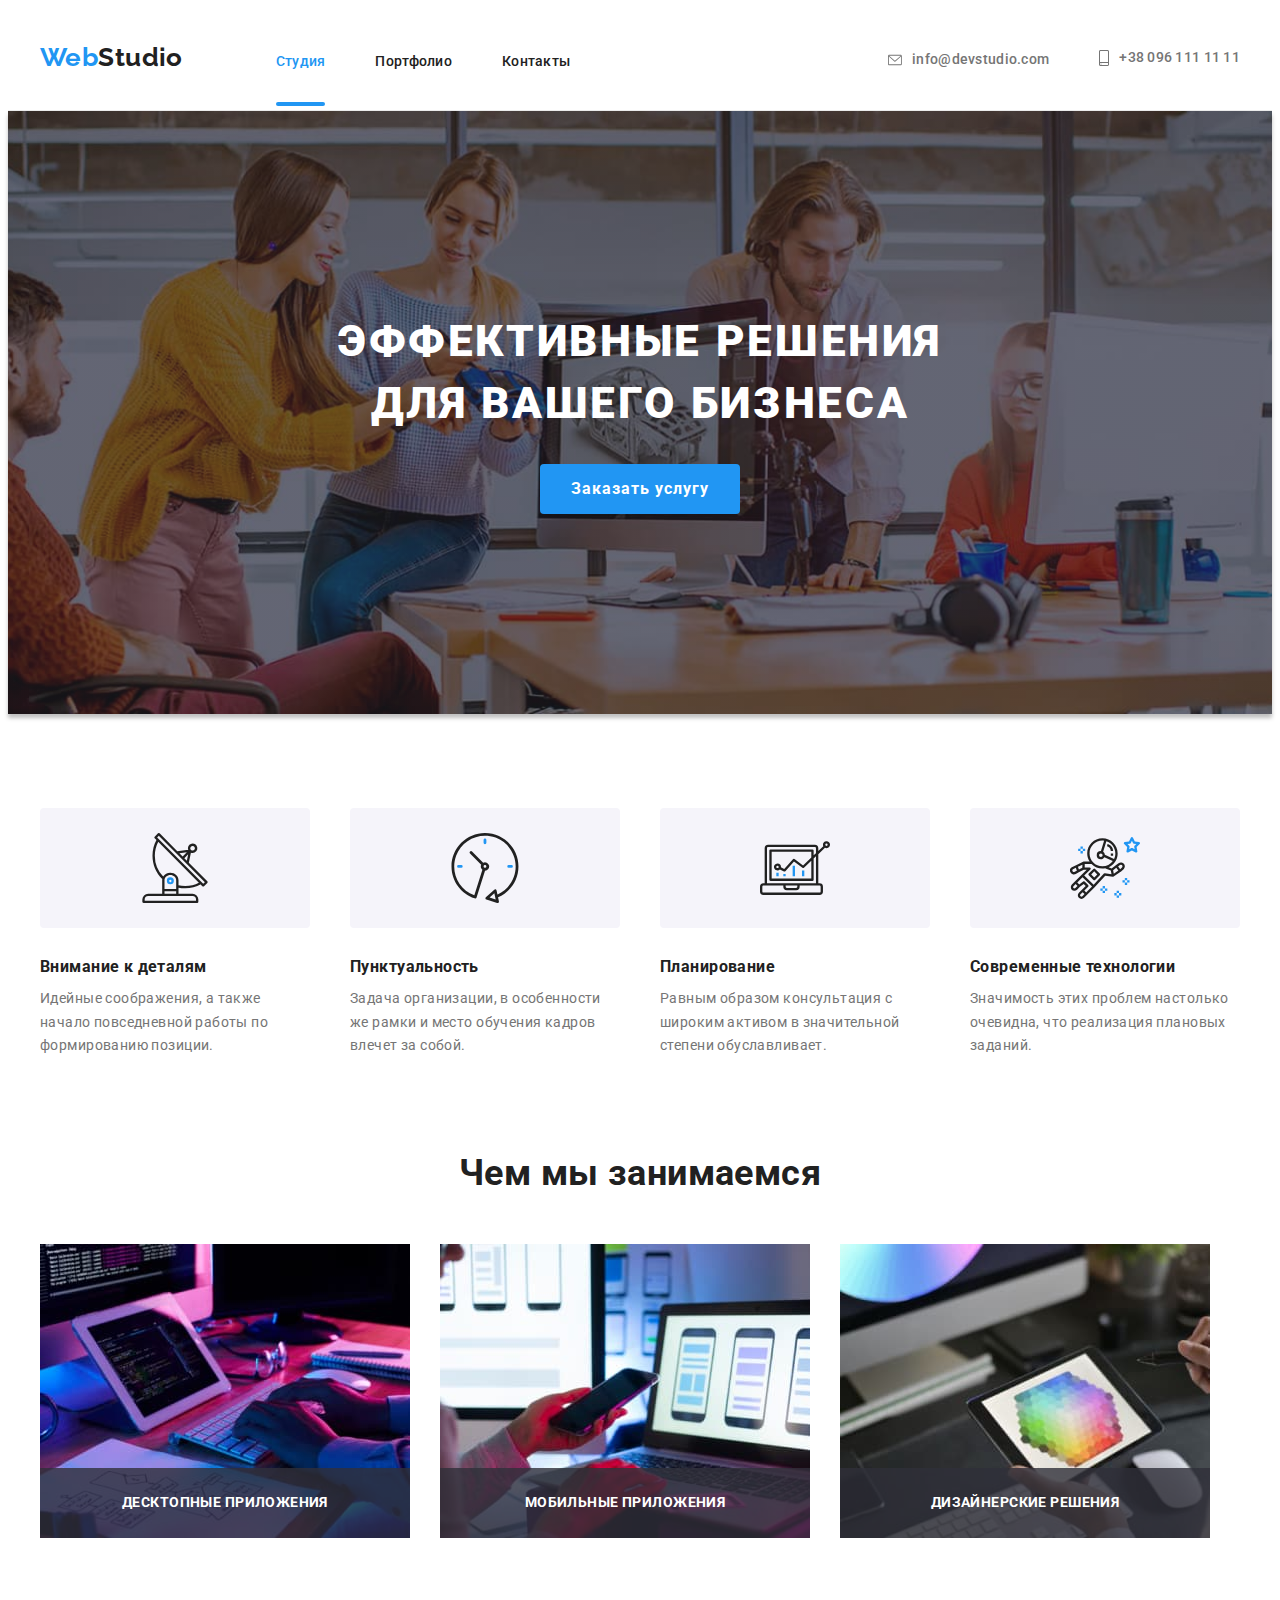
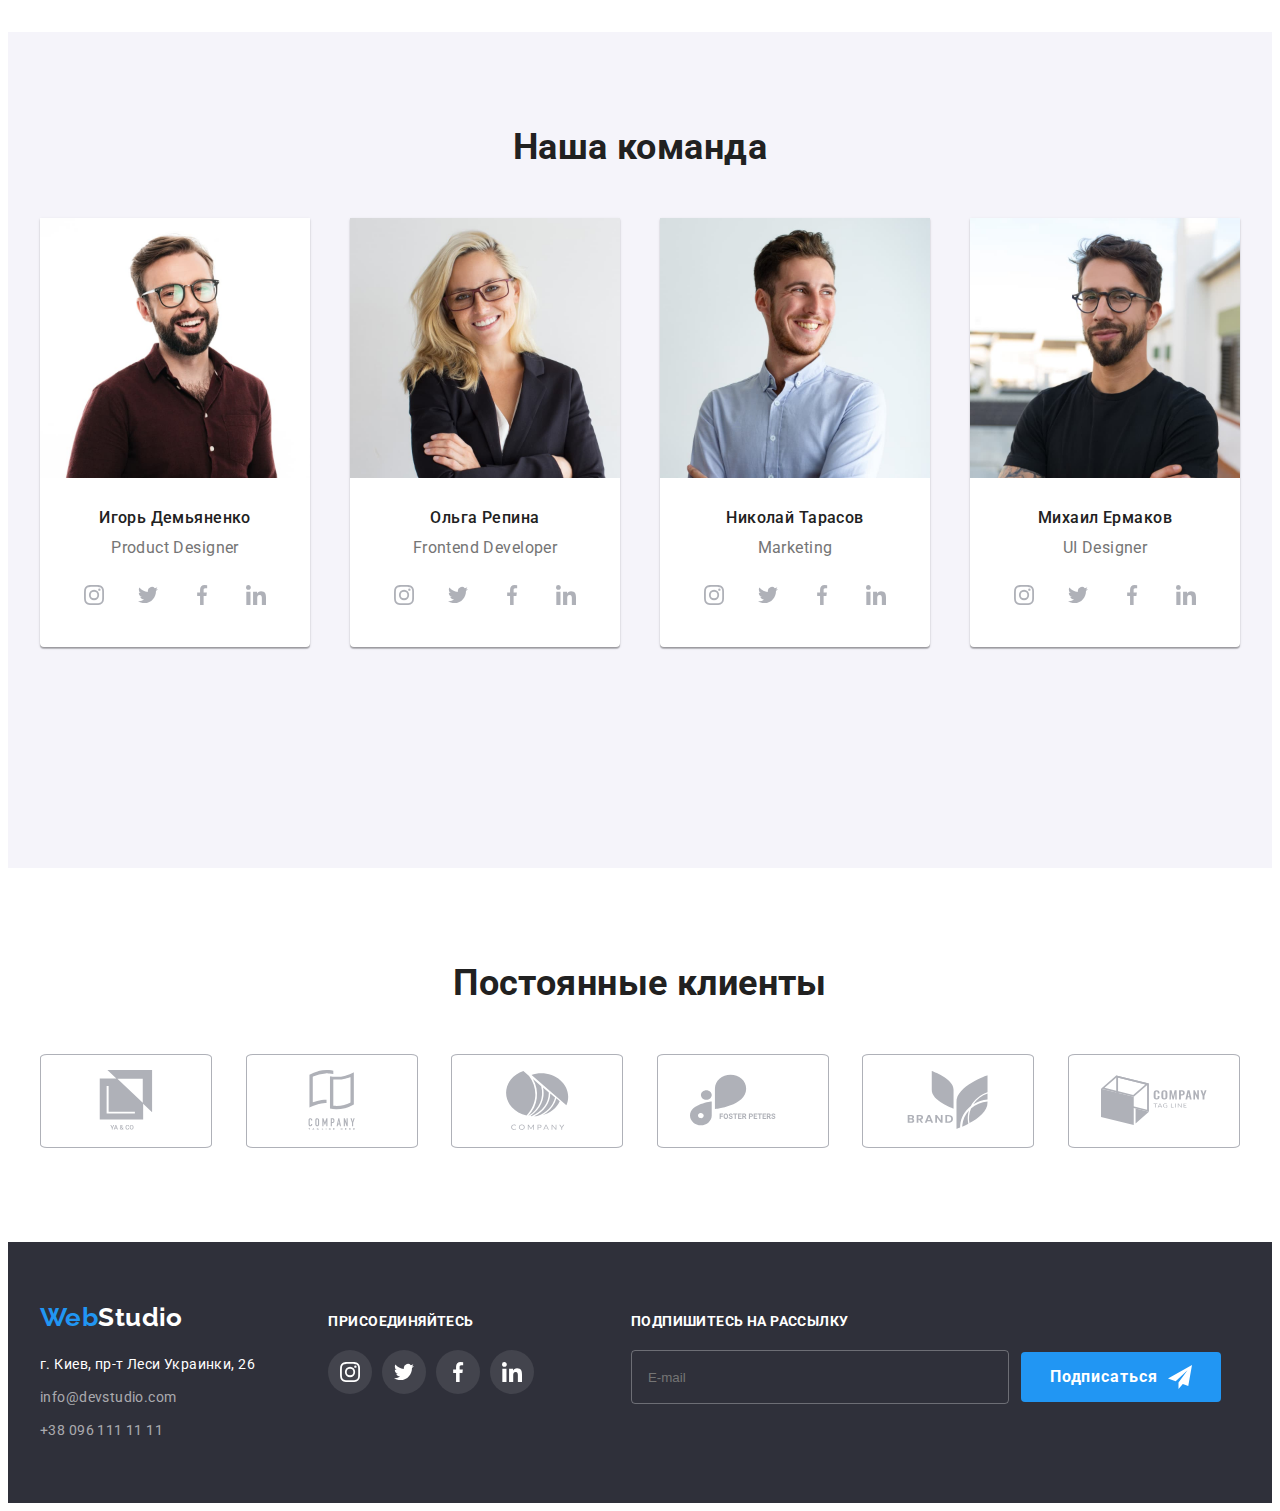
<file: index.html>
<!DOCTYPE html>
<html lang="ru">
  <head>
    <meta charset="UTF-8" />
    <meta http-equiv="X-UA-Compatible" content="IE=edge" />
    <meta name="viewport" content="width=device-width, initial-scale=1.0" />
    <title>Студия</title>
    <link
      rel="stylesheet"
      href="https://cdnjs.cloudflare.com/ajax/libs/modern-normalize/1.1.0/modern-normalize.min.css"
      integrity="sha512-wpPYUAdjBVSE4KJnH1VR1HeZfpl1ub8YT/NKx4PuQ5NmX2tKuGu6U/JRp5y+Y8XG2tV+wKQpNHVUX03MfMFn9Q=="
      crossorigin="anonymous"
      referrerpolicy="no-referrer"
    />
    <link
      href="https://fonts.googleapis.com/css2?family=Raleway:wght@700&family=Roboto:wght@400;500;700;900&display=swap"
      rel="stylesheet"
    />
    <link rel="stylesheet" href="./css/styles.css" />
  </head>
  <body>
    <!--Шапка проекта-->
    <header class="header">
      <div class="container header-container">
        <nav class="header-nav">
          <a class="link logo-link" href="#" lang="en">
            <span class="accent-color">Web</span>Studio</a
          >
          <ul class="list header-list">
            <li class="header-item">
              <a class="link header-link current-link" href="index.html"
                >Студия</a
              >
            </li>
            <li class="header-item">
              <a class="link header-link" href="portfolio.html">Портфолио</a>
            </li>
            <li class="header-item">
              <a class="link header-link" href="#">Контакты</a>
            </li>
          </ul>
        </nav>
        <ul class="list cntc-list">
          <li class="cntc-list-item">
            <a
              class="link cntc-link mail-link"
              href="mailto:info@devstudio.com"
            >
              <svg class="cntc-icon1" width="16" height="12">
                <use href="./images/sprite.svg#icon-envelope"></use>
              </svg>
              info@devstudio.com</a
            >
          </li>
          <li class="cntc-list-item">
            <a class="link cntc-link" href="tel:+380961111111">
              <svg class="cntc-icon2" width="10" height="16">
                <use href="./images/sprite.svg#icon-smartphone"></use>
              </svg>
              +38 096 111 11 11</a
            >
          </li>
        </ul>
      </div>
    </header>
    <main>
      <!--Шапка-герой-->
      <section class="hero hero-bg">
        <div class="container">
          <h1 class="hero-title">
            Эффективные решения <br />для вашего бизнеса
          </h1>
          <button type="button" class="main-btn order-btn" data-modal-open>
            Заказать услугу
          </button>
        </div>
      </section>
      <!--Особенности работы-->
      <section class="section">
        <div class="container">
          <h2 class="section-title" hidden>Особенности</h2>
          <ul class="list specifics-list">
            <li class="specifics-item">
              <div class="specifics-icon">
                <svg class="icon">
                  <use href="./images/sprite.svg#icon-antena"></use>
                </svg>
              </div>
              <h3 class="specifics-title">Внимание к деталям</h3>
              <p class="specifics-text">
                Идейные соображения, а также начало повседневной работы по
                формированию позиции.
              </p>
            </li>
            <li class="specifics-item">
              <div class="specifics-icon">
                <svg class="icon">
                  <use href="./images/sprite.svg#icon-clock"></use>
                </svg>
              </div>
              <h3 class="specifics-title">Пунктуальность</h3>
              <p class="specifics-text">
                Задача организации, в особенности же рамки и место обучения
                кадров влечет за собой.
              </p>
            </li>
            <li class="specifics-item">
              <div class="specifics-icon">
                <svg class="icon">
                  <use href="./images/sprite.svg#icon-diaram"></use>
                </svg>
              </div>
              <h3 class="specifics-title">Планирование</h3>
              <p class="specifics-text">
                Равным образом консультация с широким активом в значительной
                степени обуславливает.
              </p>
            </li>
            <li class="specifics-item">
              <div class="specifics-icon">
                <svg class="icon">
                  <use href="./images/sprite.svg#icon-astro"></use>
                </svg>
              </div>
              <h3 class="specifics-title">Современные технологии</h3>
              <p class="specifics-text">
                Значимость этих проблем настолько очевидна, что реализация
                плановых заданий.
              </p>
            </li>
          </ul>
        </div>
      </section>
      <!--Услуги-->
      <section>
        <div class="container">
          <h2 class="section-title">Чем мы занимаемся</h2>
          <ul class="list images-list">
            <li class="images-list-item">
              <div class="image-wrap">
                <img src="./images/box-1.jpg" alt="Кодинг" width="370" />
                <p class="image-text">Десктопные приложения</p>
              </div>
            </li>
            <li class="images-list-item">
              <div class="image-wrap">
                <img src="./images/box-2.jpg" alt="Натив" width="370" />
                <p class="image-text">Мобильные приложения</p>
              </div>
            </li>
            <li class="images-list-item">
              <div class="image-wrap">
                <img src="./images/box-3.jpg" alt="Дизайн" width="370" />
                <p class="image-text">Дизайнерские решения</p>
              </div>
            </li>
          </ul>
        </div>
      </section>
      <!--Команда-->
      <section class="team section">
        <div class="container">
          <h2 class="section-title">Наша команда</h2>
          <ul class="list team-list">
            <li class="team-list-item">
              <img
                src="./images/img-3.jpg"
                alt="Игорь Демьяненко"
                width="270"
              />
              <div class="team-info">
                <h3 class="team-title">Игорь Демьяненко</h3>
                <p class="team-text" lang="en">Product Designer</p>
                <ul class="list sl-list">
                  <li class="sl-item">
                    <a
                      href="https://www.instagram.com"
                      target="_blank"
                      rel="noopener noreferrer"
                      class="sl-link"
                    >
                      <svg class="sl-icon" width="20" height="20">
                        <use href="./images/sprite.svg#icon-instagram"></use>
                      </svg>
                    </a>
                  </li>
                  <li class="sl-item">
                    <a
                      href="https://twitter.com"
                      target="_blank"
                      rel="noopener noreferrer"
                      class="sl-link"
                    >
                      <svg class="sl-icon" width="20" height="20">
                        <use href="./images/sprite.svg#icon-twitter"></use>
                      </svg>
                    </a>
                  </li>
                  <li class="sl-item">
                    <a
                      href="https://uk-ua.facebook.com"
                      target="_blank"
                      rel="noopener noreferrer"
                      class="sl-link"
                    >
                      <svg class="sl-icon" width="20" height="20">
                        <use href="./images/sprite.svg#icon-facebook"></use>
                      </svg>
                    </a>
                  </li>
                  <li class="sl-item">
                    <a
                      href="https://www.linkedin.com"
                      target="_blank"
                      rel="noopener noreferrer"
                      class="sl-link"
                    >
                      <svg class="sl-icon" width="20" height="20">
                        <use href="./images/sprite.svg#icon-linkedin"></use>
                      </svg>
                    </a>
                  </li>
                </ul>
              </div>
            </li>
            <li class="team-list-item">
              <img src="./images/img-2.jpg" alt="Ольга Репина" width="270" />
              <div class="team-info">
                <h3 class="team-title">Ольга Репина</h3>
                <p class="team-text" lang="en">Frontend Developer</p>
                <ul class="list sl-list">
                  <li class="sl-item">
                    <a
                      href="https://www.instagram.com"
                      target="_blank"
                      rel="noopener noreferrer"
                      class="sl-link"
                    >
                      <svg class="sl-icon" width="20" height="20">
                        <use href="./images/sprite.svg#icon-instagram"></use>
                      </svg>
                    </a>
                  </li>
                  <li class="sl-item">
                    <a
                      href="https://twitter.com"
                      target="_blank"
                      rel="noopener noreferrer"
                      class="sl-link"
                    >
                      <svg class="sl-icon" width="20" height="20">
                        <use href="./images/sprite.svg#icon-twitter"></use>
                      </svg>
                    </a>
                  </li>
                  <li class="sl-item">
                    <a
                      href="https://uk-ua.facebook.com"
                      target="_blank"
                      rel="noopener noreferrer"
                      class="sl-link"
                    >
                      <svg class="sl-icon" width="20" height="20">
                        <use href="./images/sprite.svg#icon-facebook"></use>
                      </svg>
                    </a>
                  </li>
                  <li class="sl-item">
                    <a
                      href="https://www.linkedin.com"
                      target="_blank"
                      rel="noopener noreferrer"
                      class="sl-link"
                    >
                      <svg class="sl-icon" width="20" height="20">
                        <use href="./images/sprite.svg#icon-linkedin"></use>
                      </svg>
                    </a>
                  </li>
                </ul>
              </div>
            </li>
            <li class="team-list-item">
              <img src="./images/img-1.jpg" alt="Николай Тарасов" width="270" />
              <div class="team-info">
                <h3 class="team-title">Николай Тарасов</h3>
                <p class="team-text" lang="en">Marketing</p>
                <ul class="list sl-list">
                  <li class="sl-item">
                    <a
                      href="https://www.instagram.com"
                      target="_blank"
                      rel="noopener noreferrer"
                      class="sl-link"
                    >
                      <svg class="sl-icon" width="20" height="20">
                        <use href="./images/sprite.svg#icon-instagram"></use>
                      </svg>
                    </a>
                  </li>
                  <li class="sl-item">
                    <a
                      href="https://twitter.com"
                      target="_blank"
                      rel="noopener noreferrer"
                      class="sl-link"
                    >
                      <svg class="sl-icon" width="20" height="20">
                        <use href="./images/sprite.svg#icon-twitter"></use>
                      </svg>
                    </a>
                  </li>
                  <li class="sl-item">
                    <a
                      href="https://uk-ua.facebook.com"
                      target="_blank"
                      rel="noopener noreferrer"
                      class="sl-link"
                    >
                      <svg class="sl-icon" width="20" height="20">
                        <use href="./images/sprite.svg#icon-facebook"></use>
                      </svg>
                    </a>
                  </li>
                  <li class="sl-item">
                    <a
                      href="https://www.linkedin.com"
                      target="_blank"
                      rel="noopener noreferrer"
                      class="sl-link"
                    >
                      <svg class="sl-icon" width="20" height="20">
                        <use href="./images/sprite.svg#icon-linkedin"></use>
                      </svg>
                    </a>
                  </li>
                </ul>
              </div>
            </li>
            <li class="team-list-item">
              <img src="./images/img.jpg" alt="Михаил Ермаков" width="270" />
              <div class="team-info">
                <h3 class="team-title">Михаил Ермаков</h3>
                <p class="team-text" lang="en">UI Designer</p>
                <ul class="list sl-list">
                  <li class="sl-item">
                    <a
                      href="https://www.instagram.com"
                      target="_blank"
                      rel="noopener noreferrer"
                      class="sl-link"
                    >
                      <svg class="sl-icon" width="20" height="20">
                        <use href="./images/sprite.svg#icon-instagram"></use>
                      </svg>
                    </a>
                  </li>
                  <li class="sl-item">
                    <a
                      href="https://twitter.com"
                      target="_blank"
                      rel="noopener noreferrer"
                      class="sl-link"
                    >
                      <svg class="sl-icon" width="20" height="20">
                        <use href="./images/sprite.svg#icon-twitter"></use>
                      </svg>
                    </a>
                  </li>
                  <li class="sl-item">
                    <a
                      href="https://uk-ua.facebook.com"
                      target="_blank"
                      rel="noopener noreferrer"
                      class="sl-link"
                    >
                      <svg class="sl-icon" width="20" height="20">
                        <use href="./images/sprite.svg#icon-facebook"></use>
                      </svg>
                    </a>
                  </li>
                  <li class="sl-item">
                    <a
                      href="https://www.linkedin.com"
                      target="_blank"
                      rel="noopener noreferrer"
                      class="sl-link"
                    >
                      <svg class="sl-icon" width="20" height="20">
                        <use href="./images/sprite.svg#icon-linkedin"></use>
                      </svg>
                    </a>
                  </li>
                </ul>
              </div>
            </li>
          </ul>
        </div>
      </section>
      <section class="clients section">
        <div class="container">
          <h2 class="section-title">Постоянные клиенты</h2>
          <ul class="list clients-list">
            <li class="clients-item">
              <a href="" class="clients-link">
                <svg class="client-icon" width="106" height="60">
                  <use href="./images/sprite.svg#icon-yaco-client"></use>
                </svg>
              </a>
            </li>
            <li class="clients-item">
              <a href="" class="clients-link">
                <svg class="client-icon" width="106" height="60">
                  <use href="./images/sprite.svg#icon-taglinghere-client"></use>
                </svg>
              </a>
            </li>
            <li class="clients-item">
              <a href="" class="clients-link">
                <svg class="client-icon" width="106" height="60">
                  <use href="./images/sprite.svg#icon-company-client"></use>
                </svg>
              </a>
            </li>
            <li class="clients-item">
              <a href="" class="clients-link">
                <svg class="client-icon" width="106" height="60">
                  <use
                    href="./images/sprite.svg#icon-fosterpeters-client"
                  ></use>
                </svg>
              </a>
            </li>
            <li class="clients-item">
              <a href="" class="clients-link">
                <svg class="client-icon" width="106" height="60">
                  <use href="./images/sprite.svg#icon-brand-client"></use>
                </svg>
              </a>
            </li>
            <li class="clients-item">
              <a href="" class="clients-link">
                <svg class="client-icon" width="106" height="60">
                  <use href="./images/sprite.svg#icon-tagline-client"></use>
                </svg>
              </a>
            </li>
          </ul>
        </div>
      </section>
    </main>
    <!--Подвал-->
    <footer class="footer">
      <div class="container">
        <div class="address-links">
          <a class="link footer-logo-link" href="#" lang="en">
            <span class="accent-color">Web</span>Studio</a
          >
          <address class="address">
            <ul class="list address-list">
              <li class="address-list-item">
                <a
                  class="link address-link"
                  href="https://www.google.com/maps/place/%D0%B1%D1%83%D0%BB%D1%8C%D0%B2%D0%B0%D1%80+%D0%9B%D0%B5%D1%81%D1%96+%D0%A3%D0%BA%D1%80%D0%B0%D1%97%D0%BD%D0%BA%D0%B8,+26,+%D0%9A%D0%B8%D1%97%D0%B2,+02000/@50.4265807,30.5361971,17z/data=!3m1!4b1!4m5!3m4!1s0x40d4cf0e033ecbe9:0x57a4dffefec77da0!8m2!3d50.4265807!4d30.5383858"
                  target="_blank"
                  rel="noopener noreferrer"
                  >г. Киев, пр-т Леси Украинки, 26</a
                >
              </li>
              <li class="address-list-item">
                <a class="link" href="mailto:info@devstudio.com"
                  >info@devstudio.com</a
                >
              </li>
              <li class="address-list-item">
                <a class="link" href="tel:+380961111111">+38 096 111 11 11</a>
              </li>
            </ul>
          </address>
        </div>
        <div class="sn-links">
          <h2 class="sn-list-title">Присоединяйтесь</h2>
          <ul class="list sn-list">
            <li class="sn-item">
              <a
                href="https://www.instagram.com"
                target="_blank"
                rel="noopener noreferrer"
                class="sn-link"
              >
                <svg class="sn-icon" width="20" height="20">
                  <use href="./images/sprite.svg#icon-instagram"></use>
                </svg>
              </a>
            </li>
            <li class="sn-item">
              <a
                href="https://twitter.com"
                target="_blank"
                rel="noopener noreferrer"
                class="sn-link"
              >
                <svg class="sn-icon" width="20" height="20">
                  <use href="./images/sprite.svg#icon-twitter"></use>
                </svg>
              </a>
            </li>
            <li class="sn-item">
              <a
                href="https://uk-ua.facebook.com"
                target="_blank"
                rel="noopener noreferrer"
                class="sn-link"
              >
                <svg class="sn-icon" width="20" height="20">
                  <use href="./images/sprite.svg#icon-facebook"></use>
                </svg>
              </a>
            </li>
            <li class="sn-item">
              <a
                href="https://www.linkedin.com"
                target="_blank"
                rel="noopener noreferrer"
                class="sn-link"
              >
                <svg class="sn-icon" width="20" height="20">
                  <use href="./images/sprite.svg#icon-linkedin"></use>
                </svg>
              </a>
            </li>
          </ul>
        </div>
        <div class="sign-forms">
          <h2 class="sign-title">Подпишитесь на рассылку</h2>
          <form action="#">
            <div class="sign-wrap">
              <input
                type="email"
                name="email"
                class="sign-email"
                placeholder="E-mail"
              />
              <button type="submit" class="main-btn sign-btn">
                Подписаться
                <svg class="sign-icon" width="24" height="24">
                  <use href="./images/icons.svg#icon-send"></use>
                </svg>
              </button>
            </div>
          </form>
        </div>
      </div>
    </footer>
    <div class="backdrop is-hidden" data-modal>
      <div class="modal">
        <p class="form-title">Оставьте свои данные, мы вам перезвоним</p>
        <form action="#">
          <div class="form-wrap">
            <label for="user-name" class="input-text">Имя</label>
            <div class="input-wrap">
              <input
                type="text"
                name="user-name"
                id="user-name"
                class="form-input form-size"
                required
              />
              <svg class="form-icon" width="18" height="18">
                <use href="./images/icons.svg#icon-person"></use>
              </svg>
            </div>
          </div>
          <div class="form-wrap">
            <label for="user-tel" class="input-text">Телефон</label>
            <div class="input-wrap">
              <input
                type="tel"
                name="tel"
                id="user-tel"
                class="form-input form-size"
                required
              />
              <svg class="form-icon" width="18" height="18">
                <use href="./images/icons.svg#icon-phone"></use>
              </svg>
            </div>
          </div>
          <div class="form-wrap">
            <label for="user-email" class="input-text">Почта</label>
            <div class="input-wrap">
              <input
                type="email"
                name="email"
                id="user-email"
                class="form-input form-size"
                required
              />
              <svg class="form-icon" width="18" height="18">
                <use href="./images/icons.svg#icon-email"></use>
              </svg>
            </div>
          </div>
          <div class="comment-wrap">
            <label for="user-comments" class="input-text">Комментарий</label>
            <textarea
              name="coments"
              id="user-comments"
              placeholder="Введите текст"
              class="form-input comments-size"
            ></textarea>
          </div>
          <div class="checkbox-wrap">
            <input
              type="checkbox"
              name="confirm"
              id="confirm"
              class="confirm-check"
            />
            <label for="confirm" class="confirm-text">
              <span>
                <svg class="confirm-icon" width="18" height="18">
                  <use href="./images/icons.svg#icon-vector"></use>
                </svg>
              </span>
              Соглашаюсь с рассылкой и принимаю
              <a class="confirm-link" href="#"> Условия договора</a>
            </label>
          </div>
          <button type="submit" class="main-btn form-btn">Отправить</button>
        </form>
        <button type="submit" class="modal-close" data-modal-close>
          <svg class="close-icon">
            <use href="./images/sprite.svg#icon-close"></use>
          </svg>
        </button>
      </div>
    </div>
    <script src="./js/modal.js"></script>
  </body>
</html>
</file>
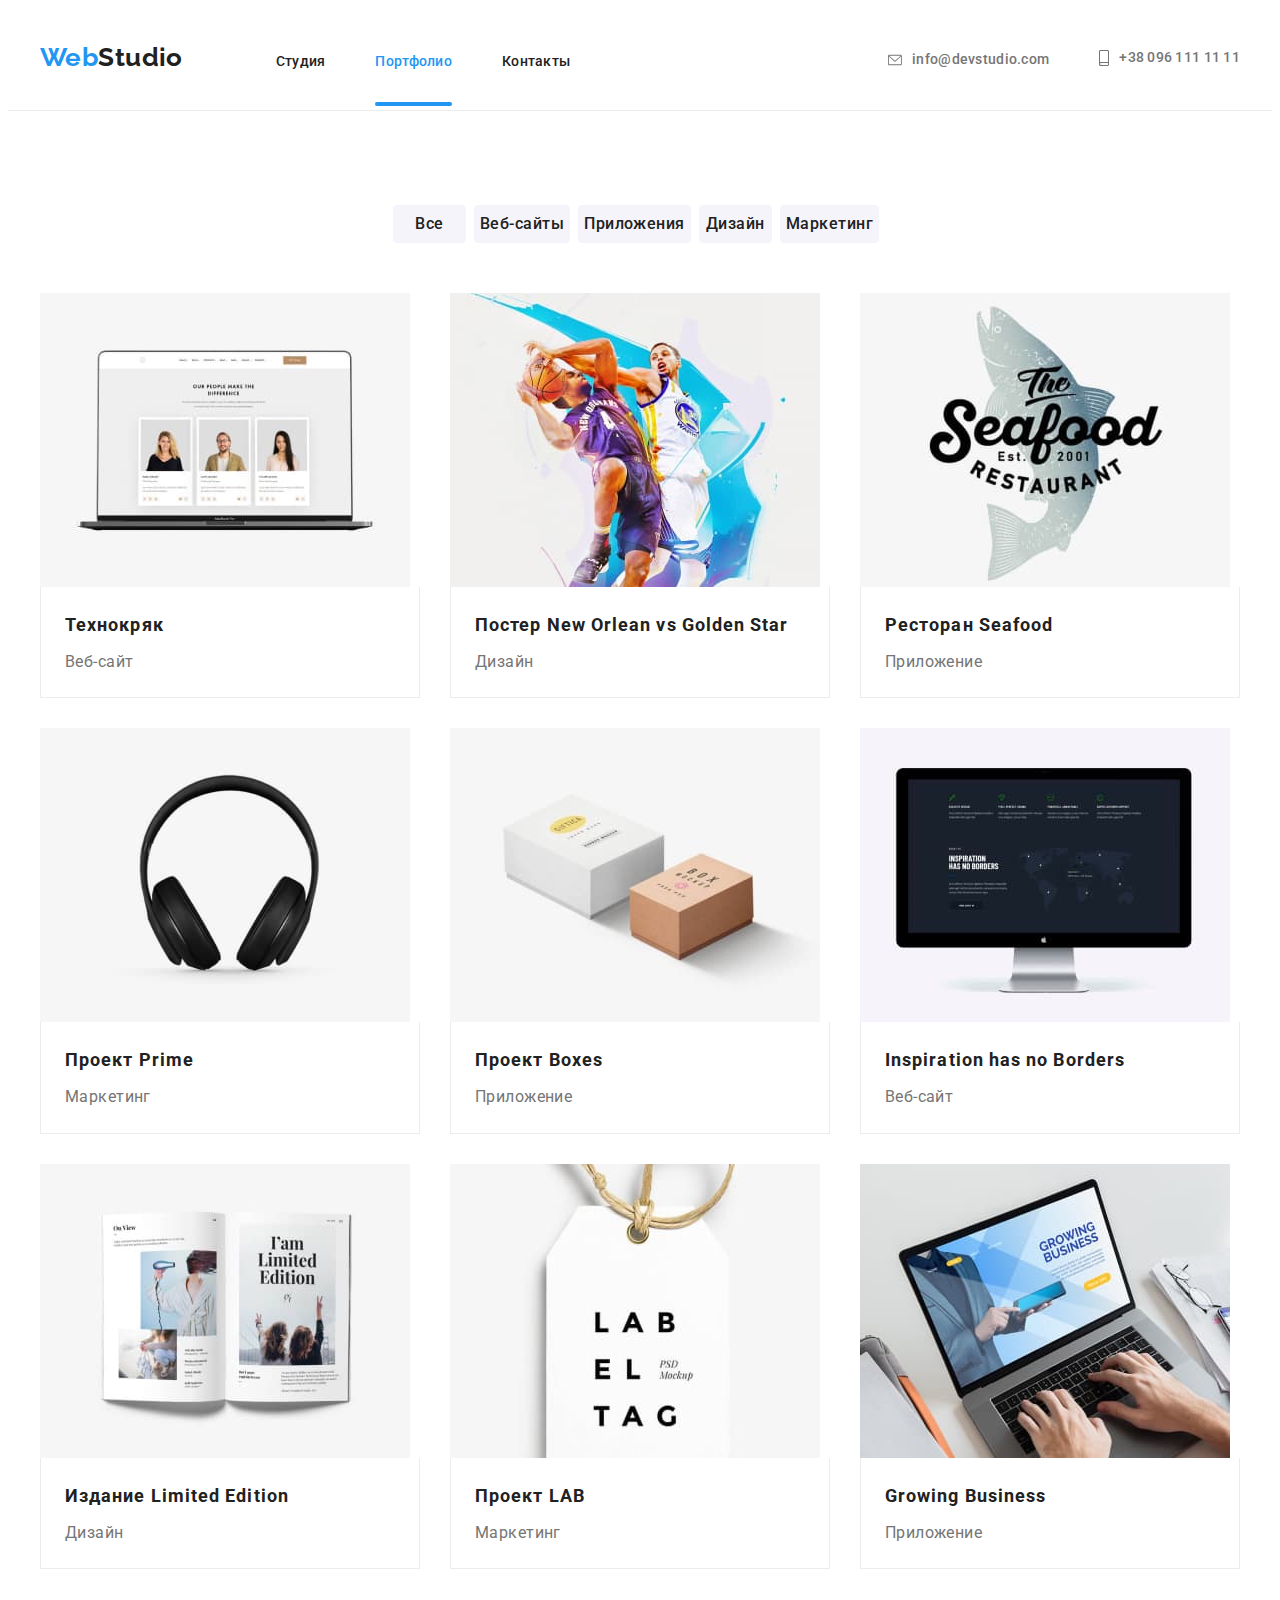
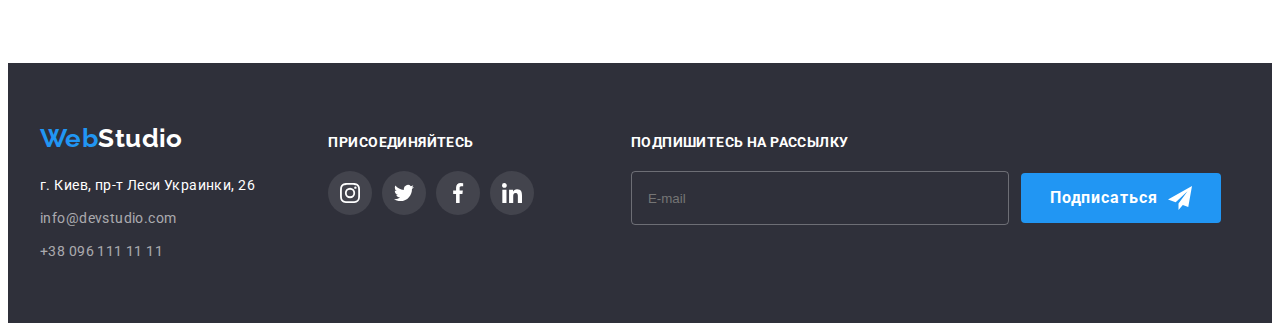
<file: portfolio.html>
<!DOCTYPE html>
<html lang="ru">
  <head>
    <meta charset="UTF-8" />
    <meta http-equiv="X-UA-Compatible" content="IE=edge" />
    <meta name="viewport" content="width=device-width, initial-scale=1.0" />
    <title>Студия</title>
    <link
      rel="stylesheet"
      href="https://cdnjs.cloudflare.com/ajax/libs/modern-normalize/1.1.0/modern-normalize.min.css"
      integrity="sha512-wpPYUAdjBVSE4KJnH1VR1HeZfpl1ub8YT/NKx4PuQ5NmX2tKuGu6U/JRp5y+Y8XG2tV+wKQpNHVUX03MfMFn9Q=="
      crossorigin="anonymous"
      referrerpolicy="no-referrer"
    />
    <link
      href="https://fonts.googleapis.com/css2?family=Raleway:wght@700&family=Roboto:wght@400;500;700;900&display=swap"
      rel="stylesheet"
    />
    <link rel="stylesheet" href="./css/styles.css" />
  </head>
  <body>
    <!--Шапка проекта-->
    <header class="header">
      <div class="container header-container">
        <nav class="header-nav">
          <a class="link logo-link" href="#" lang="en">
            <span class="accent-color">Web</span>Studio</a
          >
          <ul class="list header-list">
            <li class="header-item">
              <a class="link header-link" href="index.html">Студия</a>
            </li>
            <li class="header-item">
              <a class="link header-link current-link" href="portfolio.html"
                >Портфолио</a
              >
            </li>
            <li class="header-item">
              <a class="link header-link" href="#">Контакты</a>
            </li>
          </ul>
        </nav>
        <ul class="list cntc-list">
          <li class="cntc-list-item">
            <a
              class="link cntc-link mail-link"
              href="mailto:info@devstudio.com"
            >
              <svg class="cntc-icon1" width="16" height="12">
                <use href="./images/sprite.svg#icon-envelope"></use>
              </svg>
              info@devstudio.com</a
            >
          </li>
          <li class="cntc-list-item">
            <a class="link cntc-link" href="tel:+380961111111">
              <svg class="cntc-icon2" width="10" height="16">
                <use href="./images/sprite.svg#icon-smartphone"></use>
              </svg>
              +38 096 111 11 11</a
            >
          </li>
        </ul>
      </div>
    </header>
    <main>
      <!-- Список портфолио-->
      <section class="section">
        <!-- Список кнопок-->
        <h1 hidden>Портфолио</h1>
        <div class="container">
          <ul class="list btns-list">
            <li>
              <button type="button" class="all-btn">Все</button>
            </li>
            <li>
              <button type="button" class="ws-btn">Веб-сайты</button>
            </li>
            <li>
              <button type="button" class="app-btn">Приложения</button>
            </li>
            <li>
              <button type="button" class="design-btn">Дизайн</button>
            </li>
            <li>
              <button type="button" class="marketing-btn">Маркетинг</button>
            </li>
          </ul>
          <!--Список услуг-->
          <ul class="list service-list">
            <li class="service-list-item">
              <a class="link service-link" href="#">
                <div class="service-wrap">
                  <p class="text">
                    Технокряк это современная площадка распространения
                    коронавируса. Компании используют эту платформу для
                    цифрового шпионажа и атак на защищённые сервера конкурентов.
                  </p>
                  <img src="./images/tecno.jpg" alt="технокряк" />
                </div>
                <div class="service-info">
                  <h2 class="service-title">Технокряк</h2>
                  <p class="service-text">Веб-сайт</p>
                </div>
              </a>
            </li>
            <li class="service-list-item">
              <a class="link service-link" href="#">
                <div class="service-wrap">
                  <p class="text">
                    Lorem ipsum dolor sit amet, consectetur adipisicing elit.
                    Doloremque velit itaque earum quos odit commodi ad,
                    dignissimos esse rerum voluptas.
                  </p>
                  <img src="./images/basketball.jpg" alt="постер" />
                </div>
                <div class="service-info">
                  <h2 class="service-title">
                    Постер New Orlean vs Golden Star
                  </h2>
                  <p class="service-text">Дизайн</p>
                </div>
              </a>
            </li>
            <li class="service-list-item">
              <a class="link service-link" href="#">
                <div class="service-wrap">
                  <p class="text">
                    Lorem ipsum dolor sit amet, consectetur adipisicing elit.
                    Doloremque velit itaque earum quos odit commodi ad,
                    dignissimos esse rerum voluptas.
                  </p>
                  <img src="./images/seafood.jpg" alt="ресторан" />
                </div>
                <div class="service-info">
                  <h2 class="service-title">Ресторан Seafood</h2>
                  <p class="service-text">Приложение</p>
                </div>
              </a>
            </li>
            <li class="service-list-item">
              <a class="link service-link" href="#">
                <div class="service-wrap">
                  <p class="text">
                    Lorem ipsum dolor sit amet, consectetur adipisicing elit.
                    Doloremque velit itaque earum quos odit commodi ad,
                    dignissimos esse rerum voluptas.
                  </p>
                  <img src="./images/prime.jpg" alt="проект" />
                </div>
                <div class="service-info">
                  <h2 class="service-title">Проект Prime</h2>
                  <p class="service-text">Маркетинг</p>
                </div>
              </a>
            </li>
            <li class="service-list-item">
              <a class="link service-link" href="#">
                <div class="service-wrap">
                  <p class="text">
                    Lorem ipsum dolor sit amet, consectetur adipisicing elit.
                    Doloremque velit itaque earum quos odit commodi ad,
                    dignissimos esse rerum voluptas.
                  </p>
                  <img src="./images/boxes.jpg" alt="ящики" />
                </div>
                <div class="service-info">
                  <h2 class="service-title">Проект Boxes</h2>
                  <p class="service-text">Приложение</p>
                </div>
              </a>
            </li>
            <li class="service-list-item">
              <a class="link service-link" href="#">
                <div class="service-wrap">
                  <p class="text">
                    Lorem ipsum dolor sit amet, consectetur adipisicing elit.
                    Doloremque velit itaque earum quos odit commodi ad,
                    dignissimos esse rerum voluptas.
                  </p>
                  <img src="./images/no-borders.jpg" alt="сайт" />
                </div>
                <div class="service-info">
                  <h2 class="service-title">Inspiration has no Borders</h2>
                  <p class="service-text">Веб-сайт</p>
                </div>
              </a>
            </li>
            <li class="service-list-item">
              <a class="link service-link" href="#">
                <div class="service-wrap">
                  <p class="text">
                    Lorem ipsum dolor sit amet, consectetur adipisicing elit.
                    Doloremque velit itaque earum quos odit commodi ad,
                    dignissimos esse rerum voluptas.
                  </p>
                  <img src="./images/limited-ed.jpg" alt="издание" />
                </div>
                <div class="service-info">
                  <h2 class="service-title">Издание Limited Edition</h2>
                  <p class="service-text">Дизайн</p>
                </div>
              </a>
            </li>
            <li class="service-list-item">
              <a class="link service-link" href="#">
                <div class="service-wrap">
                  <p class="text">
                    Lorem ipsum dolor sit amet, consectetur adipisicing elit.
                    Doloremque velit itaque earum quos odit commodi ad,
                    dignissimos esse rerum voluptas.
                  </p>
                  <img src="./images/lab.jpg" alt="лаборатория" />
                </div>
                <div class="service-info">
                  <h2 class="service-title">Проект LAB</h2>
                  <p class="service-text">Маркетинг</p>
                </div>
              </a>
            </li>
            <li class="service-list-item">
              <a class="link service-link" href="#">
                <div class="service-wrap">
                  <p class="text">
                    Lorem ipsum dolor sit amet, consectetur adipisicing elit.
                    Doloremque velit itaque earum quos odit commodi ad,
                    dignissimos esse rerum voluptas.
                  </p>
                  <img src="./images/bussines.jpg" alt="бизнес" />
                </div>
                <div class="service-info">
                  <h2 class="service-title">Growing Business</h2>
                  <p class="service-text">Приложение</p>
                </div>
              </a>
            </li>
          </ul>
        </div>
      </section>
    </main>
    <!--Подвал-->
    <footer class="footer">
      <div class="container">
        <div class="address-links">
          <a class="link footer-logo-link" href="#" lang="en">
            <span class="accent-color">Web</span>Studio</a
          >
          <address class="address">
            <ul class="list address-list">
              <li class="address-list-item">
                <a
                  class="link address-link"
                  href="https://www.google.com/maps/place/%D0%B1%D1%83%D0%BB%D1%8C%D0%B2%D0%B0%D1%80+%D0%9B%D0%B5%D1%81%D1%96+%D0%A3%D0%BA%D1%80%D0%B0%D1%97%D0%BD%D0%BA%D0%B8,+26,+%D0%9A%D0%B8%D1%97%D0%B2,+02000/@50.4265807,30.5361971,17z/data=!3m1!4b1!4m5!3m4!1s0x40d4cf0e033ecbe9:0x57a4dffefec77da0!8m2!3d50.4265807!4d30.5383858"
                  target="_blank"
                  rel="noopener noreferrer"
                  >г. Киев, пр-т Леси Украинки, 26</a
                >
              </li>
              <li class="address-list-item">
                <a class="link" href="mailto:info@devstudio.com"
                  >info@devstudio.com</a
                >
              </li>
              <li class="address-list-item">
                <a class="link" href="tel:+380961111111">+38 096 111 11 11</a>
              </li>
            </ul>
          </address>
        </div>
        <div class="sn-links">
          <h2 class="sn-list-title">Присоединяйтесь</h2>
          <ul class="list sn-list">
            <li class="sn-item">
              <a
                href="https://www.instagram.com"
                target="_blank"
                rel="noopener noreferrer"
                class="sn-link"
              >
                <svg class="sn-icon" width="20" height="20">
                  <use href="./images/sprite.svg#icon-instagram"></use>
                </svg>
              </a>
            </li>
            <li class="sn-item">
              <a
                href="https://twitter.com"
                target="_blank"
                rel="noopener noreferrer"
                class="sn-link"
              >
                <svg class="sn-icon" width="20" height="20">
                  <use href="./images/sprite.svg#icon-twitter"></use>
                </svg>
              </a>
            </li>
            <li class="sn-item">
              <a
                href="https://uk-ua.facebook.com"
                target="_blank"
                rel="noopener noreferrer"
                class="sn-link"
              >
                <svg class="sn-icon" width="20" height="20">
                  <use href="./images/sprite.svg#icon-facebook"></use>
                </svg>
              </a>
            </li>
            <li class="sn-item">
              <a
                href="https://www.linkedin.com"
                target="_blank"
                rel="noopener noreferrer"
                class="sn-link"
              >
                <svg class="sn-icon" width="20" height="20">
                  <use href="./images/sprite.svg#icon-linkedin"></use>
                </svg>
              </a>
            </li>
          </ul>
        </div>
        <div class="sign-forms">
          <h2 class="sign-title">Подпишитесь на рассылку</h2>
          <form action="#">
            <div class="sign-wrap">
              <input
                type="email"
                name="email"
                class="sign-email"
                placeholder="E-mail"
              />
              <button type="submit" class="main-btn sign-btn">
                Подписаться
                <svg class="sign-icon" width="24" height="24">
                  <use href="./images/icons.svg#icon-send"></use>
                </svg>
              </button>
            </div>
          </form>
        </div>
      </div>
    </footer>
  </body>
</html>
</file>
<file: css/styles.css>
:root {
  --accent-color: #2196f3;
  --primary-text-color: #212121;
  --secondary-text-color: #757575;
  --primary-color: #ffffff;
  --secondary-color: #2f303a;
  --section-btn-color: #f5f4fa;
  --primary-transition: 250ms cubic-bezier(0.4, 0, 0.2, 1);
}

body {
  font-family: "Roboto", sans-serif;
  font-size: 14px;
  letter-spacing: 0.03em;
  background-color: var(--primary-color);
  color: var(--primary-text-color);
}

p,
h1,
h2,
h3,
h4,
h5,
h6 {
  margin: 0;
}

ul {
  margin: 0;
  padding-left: 0;
}

button {
  cursor: pointer;
}

.list {
  list-style: none;
}

.link {
  text-decoration: none;
}

/* ШАПКА */

.header {
  background-color: var(--primary-color);
  border-bottom: 1px ridge #ececec;
}

.container {
  width: 1200px;
  padding: 0 15px 0 15px;
  margin: 0 auto;
}

.header-container {
  display: flex;
  align-items: baseline;
  padding-top: 32px;
  padding-bottom: 32px;
}

.header-nav {
  display: flex;
  align-items: baseline;
}

.logo-link {
  font-family: "Raleway", sans-serif;
  font-weight: bold;
  font-size: 26px;
  line-height: 1.19;
  color: var(--primary-text-color);
  margin-right: 93px;
}

.accent-color {
  color: var(--accent-color);
}

.header-list {
  display: flex;
}

.header-item {
  position: relative;
}

.header-item:not(:last-child) {
  margin-right: 50px;
}

.header-link {
  font-weight: 500;
  line-height: 1.14;
  letter-spacing: 0.02em;
  color: var(--primary-text-color);
  transition: color var(--primary-transition);
}

.header-link:hover,
.header-link:focus {
  color: var(--accent-color);
}

.current-link {
  color: var(--accent-color);
}

.current-link::after {
  content: "";
  width: 100%;
  height: 4px;
  border-radius: 2px;
  position: absolute;
  background-color: var(--accent-color);
  left: 0;
  bottom: -36px;
}

/* КОНТАКТЫ */

.cntc-list {
  display: inline-flex;
  flex-direction: row;
  margin-left: auto;
  align-items: baseline;
  justify-content: center;
}

.cntc-link {
  font-weight: 500;
  line-height: 1.14;
  letter-spacing: 0.02em;
  padding: 10px 0 10px 0;
  max-width: 161px;
  max-height: 16px;
  color: var(--secondary-text-color);
  fill: var(--secondary-text-color);
  display: flex;
  justify-content: center;
  align-items: center;
  transition: color var(--primary-transition);
}

.mail-link {
  margin-right: 50px;
}

.cntc-icon1,
.cntc-icon2 {
  margin-right: 10px;
  fill: var(--secondary-text-color);
}

.cntc-link:hover,
.cntc-link:hover {
  color: var(--accent-color);
  fill: var(--accent-color);
}

.cntc-icon1,
.cntc-icon2 {
  fill: inherit;
}

/* ШАПКА-ГЕРОЙ */

.hero {
  background-color: var(--secondary-color);
  display: flex;
  justify-content: center;
  align-items: center;
  flex-direction: column;
  padding-top: 200px;
  padding-bottom: 200px;
}

.hero-bg {
  display: block;
  margin: 0 auto;
  background-image: linear-gradient(
      rgba(47, 48, 58, 0.4),
      rgba(47, 48, 58, 0.4)
    ),
    url(../images/hero-bgi.jpg);
  background-repeat: no-repeat;
  background-size: cover;
  background-position: center;
  max-width: 1600px;
  max-height: 600px;
  box-shadow: 0px 4px 4px rgba(0, 0, 0, 0.25);
}

.hero-title {
  font-weight: 900;
  font-size: 44px;
  line-height: 1.4;
  text-align: center;
  letter-spacing: 0.06em;
  text-transform: uppercase;
  color: var(--primary-color);
  margin-bottom: 30px;
}

.main-btn {
  font-family: inherit;
  font-weight: bold;
  font-size: 16px;
  line-height: 1.9;
  letter-spacing: 0.06em;
  color: var(--primary-color);
  background-color: var(--accent-color);
  min-width: 200px;
  min-height: 50px;
  border-radius: 4px;
  border: none;
  margin: auto;
  display: block;
  /* justify-content: center;
  align-items: center; */
}

.form-btn {
  margin-top: 30px;
  box-shadow: 0px 4px 4px rgba(0, 0, 0, 0.15);
}

.form-btn:hover,
.form-btn:focus {
  box-shadow: 0px 4px 4px rgba(0, 0, 0, 0.25);
  transition: box-shadow, var(--primary-transition);
}

.sign-btn {
  margin-left: 12px;
  display: flex;
  align-items: center;
  justify-content: center;
}

/* ОФОРМЛЕНИЕ ТИТЛА СЕКЦИЙ */

.section {
  padding-top: 94px;
  padding-bottom: 94px;
}

.section-title {
  font-weight: bold;
  font-size: 36px;
  line-height: 1.17;
  text-align: center;
  color: var(--primary-text-color);
}

/* ОСОБЕННОСТИ */

.specifics-title {
  font-weight: bold;
  line-height: 1.14;
  color: var(--primary-text-color);
}

.specifics-list {
  display: flex;
  justify-content: space-between;
}

.specifics-list-item:not(:last-child) {
  margin-right: 30px;
}

.specifics-icon {
  content: "";
  width: 270px;
  height: 120px;
  background-color: #f5f4fa;
  border-radius: 4px;
  display: flex;
  justify-content: center;
  align-items: center;
  margin-bottom: 30px;
}

.icon {
  width: 70px;
  height: 70px;
}

.specifics-text {
  line-height: 1.7;
  color: var(--secondary-text-color);
  width: 270px;
  margin-top: 10px;
}

/* КАРТИНКИ */

img {
  display: block;
  max-width: 100%;
  height: auto;
}

.images-list {
  display: flex;
  padding-bottom: 94px;
}

.image-wrap {
  position: relative;
}

.images-list-item:not(:last-child) {
  margin-right: 30px;
}

.image-text {
  position: absolute;
  bottom: 0;
  font-weight: bold;
  line-height: 1.14;
  text-transform: uppercase;
  width: 100%;
  height: 70px;
  color: var(--primary-color);
  background-color: rgba(47, 48, 58, 0.8);
  display: flex;
  align-items: center;
  justify-content: center;
}

/* НАША КОМАНДА */

.team {
  background-color: var(--section-btn-color);
  height: 648px;
}

.section-title {
  margin-bottom: 50px;
}
.team-list {
  display: flex;
  justify-content: space-between;
}

.team-list-item {
  background-color: var(--primary-color);
  box-shadow: 0px 1px 3px rgba(0, 0, 0, 0.12), 0px 1px 1px rgba(0, 0, 0, 0.14),
    0px 2px 1px rgba(0, 0, 0, 0.2);
  border-radius: 0px 0px 4px 4px;
}

.team-info {
  padding-top: 30px;
  padding-bottom: 30px;
}

.team-title {
  font-weight: 500;
  font-size: 16px;
  text-align: center;
  line-height: 1.2;
  color: var(--primary-text-color);
  margin-bottom: 10px;
}

.team-text {
  font-size: 16px;
  line-height: 1.2;
  text-align: center;
  color: var(--secondary-text-color);
}

.sl-list {
  display: flex;
  justify-content: center;
  margin-top: 16px;
}

.sl-item + .sl-item {
  margin-left: 10px;
}

.sl-link {
  width: 44px;
  height: 44px;
  fill: #afb1b8;
  background-color: var(--primary-color);
  display: flex;
  justify-content: center;
  align-items: center;
  border-radius: 50%;
  transition: background-color, fill, var(--primary-transition);
}

.sl-link:hover,
.sl-link:focus {
  background-color: var(--accent-color);
  fill: var(--primary-color);
}

.sl-icon {
  fill: inherit;
}

/* КЛИЕНТЫ */

.clients-list {
  display: flex;
  align-items: center;
  justify-content: space-between;
  margin-top: 50px;
}

.clients-item {
  width: 170px;
  height: 92px;
  border: 1px solid #afb1b8;
  border-radius: 4%;
  fill: #afb1b8;
  background-color: var(--primary-color);
  display: flex;
  justify-content: center;
  align-items: center;
  transition: fill var(--primary-transition);
}

.clients-item:hover,
.clients-item:focus {
  fill: var(--accent-color);
  border: 1px solid var(--accent-color);
}

.client-icon {
  fill: inherit;
}

/* КНОПКИ ПОРТФОЛИО */

.btns-list {
  display: flex;
  justify-content: center;
  align-items: center;
  margin-bottom: 50px;
}

.all-btn,
.ws-btn,
.app-btn,
.design-btn,
.marketing-btn {
  font-family: inherit;
  font-weight: 500;
  font-size: 16px;
  line-height: 1.6;
  min-width: 73px;
  min-height: 38px;
  border: none;
  border-radius: 4px;
  margin-right: 8px;
  text-align: center;
  letter-spacing: 0.03em;
  color: var(--primary-text-color);
  background-color: var(--section-btn-color);
  transition: color, background-color, box-shadow, var(--primary-transition);
}

.all-btn:hover,
.all-btn:focus,
.ws-btn:hover,
.ws-btn:focus,
.app-btn:hover,
.app-btn:focus,
.design-btn:hover,
.design-btn:focus,
.marketing-btn:hover,
.marketing-btn:focus {
  color: var(--primary-color);
  background-color: var(--accent-color);
  box-shadow: 0px 3px 1px rgba(0, 0, 0, 0.1), 0px 1px 2px rgba(0, 0, 0, 0.08),
    0px 2px 2px rgba(0, 0, 0, 0.12);
}

/* УСЛУГИ ПОРТФОЛИО */

.service-list {
  display: flex;
  flex-wrap: wrap;
  margin-right: -30px;
  margin-bottom: -30px;
}

.service-list-item {
  width: calc(100% / 3 - 30px);
  margin-right: 30px;
  margin-bottom: 30px;
}

.service-list-item:hover .text {
  transform: translateY(0);
}

.service-link {
  transition: box-shadow var(--primary-transition) 50ms;
}

.service-link:hover,
.service-link:focus {
  display: block;
  box-shadow: 0px 1px 1px rgba(0, 0, 0, 0.12), 0px 4px 4px rgba(0, 0, 0, 0.06),
    1px 4px 6px rgba(0, 0, 0, 0.16);
}

.service-wrap {
  position: relative;
  overflow: hidden;
}

.text {
  font-size: 18px;
  line-height: 1.55;
  color: var(--primary-color);
  position: absolute;
  top: 0;
  left: 0;
  padding: 63px 24px;
  height: 294px;
  background-color: rgba(33, 150, 243, 0.9);
  transform: translateY(101%);
  transition: transform 350ms ease-out 150ms;
  overflow: auto;
}

.service-info {
  padding: 20px 24px;
  border-right: 1px ridge #ececec;
  border-bottom: 1px ridge #ececec;
  border-left: 1px ridge #ececec;
}

.service-title {
  font-weight: bold;
  font-size: 18px;
  line-height: 2;
  letter-spacing: 0.06em;
  color: var(--primary-text-color);
}

.service-text {
  font-size: 16px;
  line-height: 1.9;
  color: var(--secondary-text-color);
  margin-top: 4px;
}

/* ПОДВАЛ */

.footer {
  background-color: var(--secondary-color);
  display: flex;
  padding-top: 60px;
  padding-bottom: 60px;
}

.address-links {
  display: inline-flex;
  flex-direction: column;
}

.footer-logo-link {
  font-family: "Raleway", sans-serif;
  font-weight: bold;
  font-size: 26px;
  line-height: 1.19;
  color: var(--primary-color);
}

.address-list {
  display: inline-flex;
  flex-direction: column;
  margin-top: 20px;
}

.address-list-item:not(:first-child) {
  margin-top: 9px;
}

.address-list-item > .link {
  font-style: normal;
  font-weight: normal;
  line-height: 1.7;
  color: rgba(255, 255, 255, 0.6);
}

.address-list-item > .address-link {
  color: var(--primary-color);
}

.sn-links {
  display: inline-flex;
  flex-direction: column;
  margin-left: 70px;
}

.sn-list-title,
.sign-title {
  font-weight: bold;
  font-size: 14px;
  line-height: 1.14;
  letter-spacing: 0.03em;
  text-transform: uppercase;
  color: var(--primary-color);
  margin-bottom: 20px;
}

.sn-list {
  display: inline-flex;
  flex-direction: row;
  align-items: center;
  justify-content: space-around;
}

.sn-item + .sn-item {
  margin-left: 10px;
}

.sn-link {
  width: 44px;
  height: 44px;
  border-radius: 50%;
  fill: var(--primary-color);
  background-color: #43444d;
  display: flex;
  align-items: center;
  justify-content: center;
  transition: background-color var(--primary-transition);
}

.sn-link:hover,
.sn-link:focus {
  background-color: var(--accent-color);
  fill: var(--primary-color);
}

.sn-icon {
  fill: inherit;
}

.sign-forms {
  display: inline-flex;
  flex-direction: column;
  margin-left: 93px;
}

.sign-wrap {
  display: inline-flex;
  align-items: center;
}

.sign-email {
  width: 358px;
  height: 50px;
  padding-left: 16px;
  border: 1px solid rgba(255, 255, 255, 0.3);
  border-radius: 4px;
  background-color: transparent;
  outline: none;
  color: var(--primary-color);
}

.sign-icon {
  fill: var(--primary-color);
  margin-left: 10px;
}

/* МОДАЛКА */
.backdrop {
  position: fixed;
  top: 0;
  width: 100vw;
  height: 100vh;
  background-color: rgba(0, 0, 0, 0.25);
  transition: var(--primary-transition);
}

.modal {
  min-width: 528px;
  min-height: 581px;
  padding: 40px;
  background-color: var(--primary-color);
  border-radius: 4px;
  box-shadow: 0px 4px 4px rgba(0, 0, 0, 0.25);
  position: absolute;
  top: 50%;
  left: 50%;
  transform: translate(-50%, -50%) scale(1);
  transition: transform var(--primary-transition);
}

/* ---------------------------------ФОРМЫ--------------------------------- */

.form-title {
  font-weight: bold;
  font-size: 20px;
  line-height: 1.15;
  text-align: center;
  letter-spacing: 0.03em;
  margin-bottom: 12px;
}

.form-wrap {
  margin-bottom: 10px;
}

.input-text {
  font-size: 12px;
  line-height: 1.16;
  letter-spacing: 0.01em;
  color: var(--secondary-text-color);
}

.input-wrap {
  display: flex;
  flex-direction: column;
  margin-bottom: 10px;
  position: relative;
}

.form-input {
  width: 100%;
  border: 1px solid rgba(33, 33, 33, 0.2);
  border-radius: 4px;
  margin-top: 4px;
  outline: none;
  transition: border-color var(--primary-transition);
}

.form-input:hover,
.form-input:focus {
  border-color: var(--accent-color);
}

.form-size {
  height: 40px;
  padding-left: 42px;
}

.form-icon {
  position: absolute;
  left: 12px;
  top: 55%;
  fill: inherit;
  transform: translateY(-55%);
  transition: fill var(--primary-transition);
}

.form-input:hover + .form-icon,
.form-input:focus + .form-icon {
  fill: var(--accent-color);
}

.comments-size {
  line-height: 1.14;
  letter-spacing: 0.01em;
  height: 120px;
  padding: 12px 16px;
  resize: none;
}

.comments-size::placeholder {
  color: rgba(117, 117, 117, 0.5);
}

.checkbox-wrap {
  margin-top: 20px;
  margin-left: 14px;
}

.confirm-check {
  appearance: none;
  position: absolute;
}

.confirm-text {
  line-height: 1.7;
  color: var(--secondary-text-color);
  display: flex;
  align-items: center;
  justify-content: center;
}

.confirm-link {
  color: var(--accent-color);
  padding-left: 6px;
}

.confirm-text span {
  width: 16px;
  height: 15px;
  border: 2px solid #212121;
  border-radius: 4px;
  margin-right: 8.38px;
  display: flex;
  align-items: center;
  justify-content: center;
}

.confirm-icon {
  fill: transparent;
}

.confirm-check:checked + .confirm-text span {
  border: none;
  background-color: var(--accent-color);
  transition: background-color var(--primary-transition);
}

.confirm-check:checked + .confirm-text .confirm-icon {
  fill: var(--primary-color);
  transition: fill var(--primary-transition);
}

/* ------------------------------------------------------------------------------ */

.modal-close {
  width: 30px;
  height: 30px;
  border-radius: 50%;
  border: 1px solid rgba(0, 0, 0, 0.1);
  background-color: transparent;
  position: absolute;
  top: 8px;
  right: 8px;
  transition: fill var(--primary-transition);
}

.modal-close:hover,
.modal-close:focus {
  fill: var(--accent-color);
}

.close-icon {
  position: absolute;
  top: 5px;
  right: 5px;
  width: 18px;
  height: 18px;
  fill: inherit;
}

.backdrop.is-hidden .modal {
  transform: scale(0.25);
}

.is-hidden {
  opacity: 0;
  pointer-events: none;
  visibility: hidden;
}
</file>
